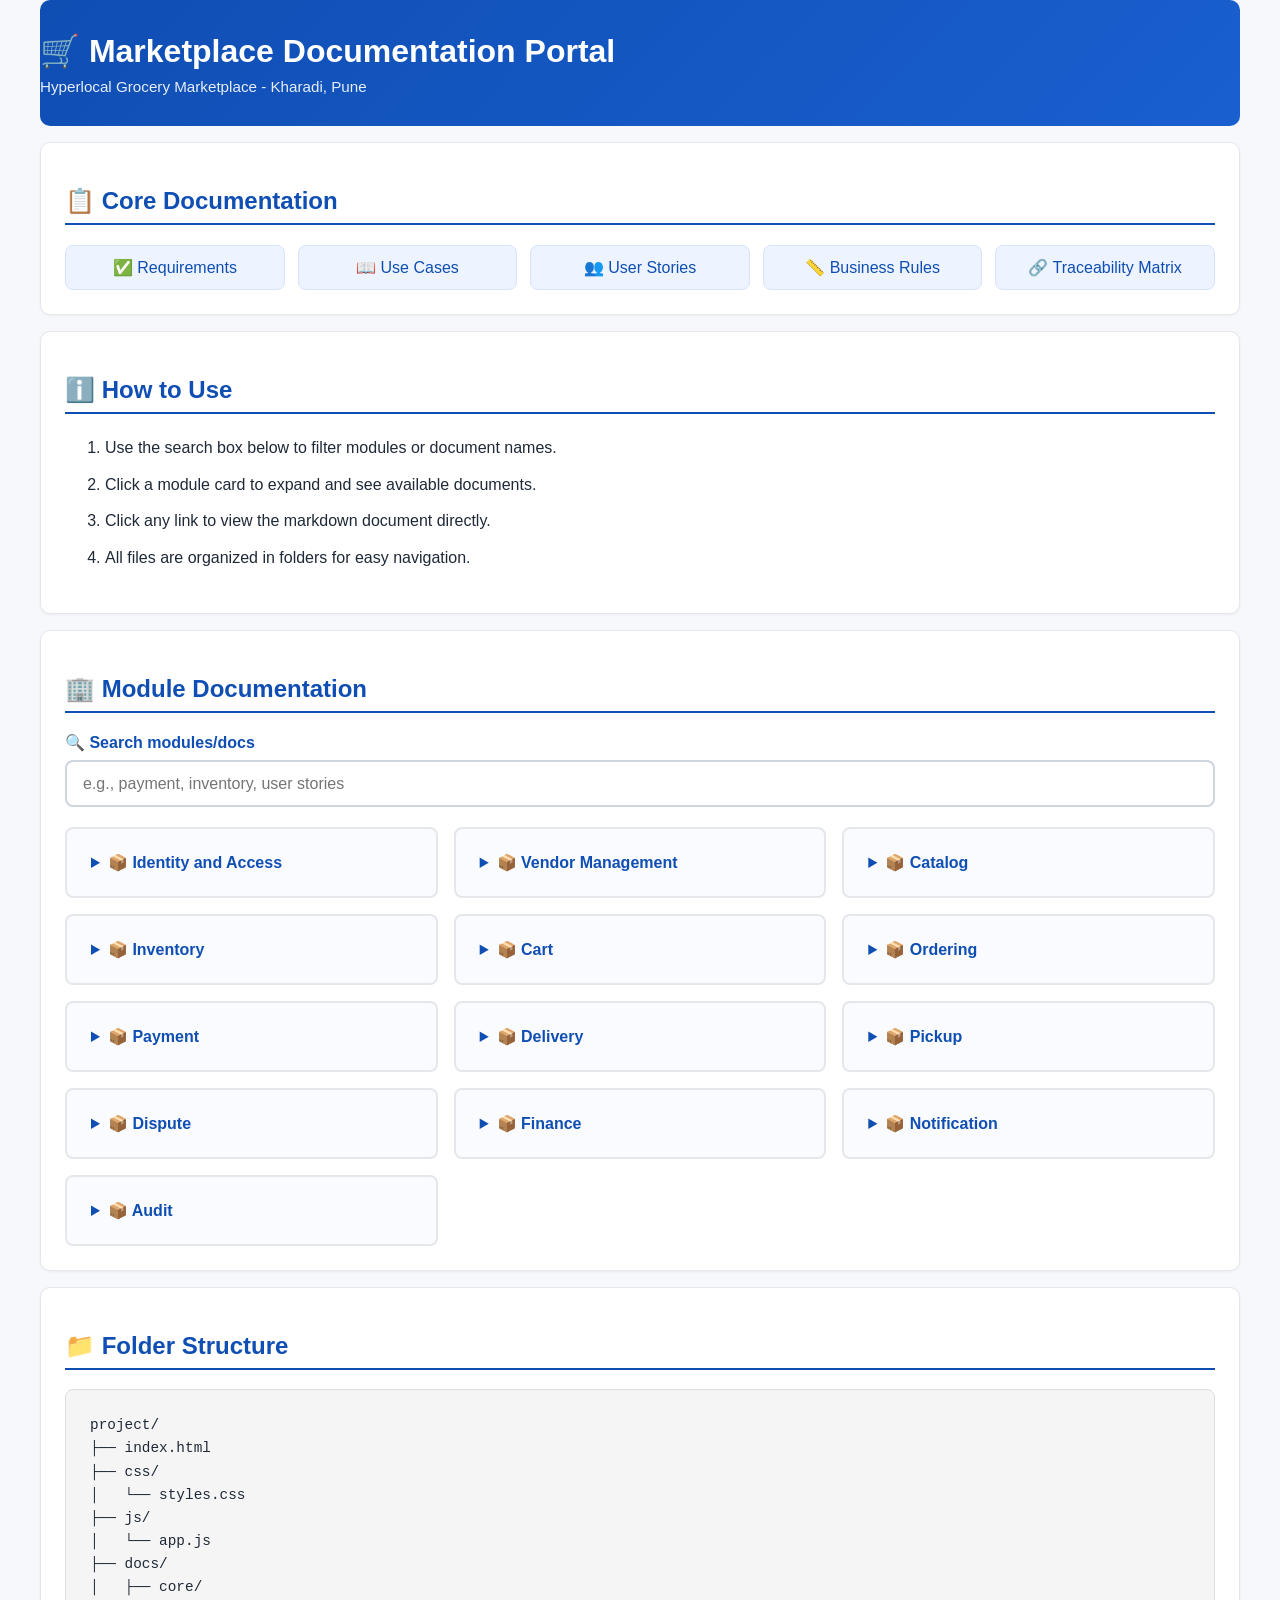
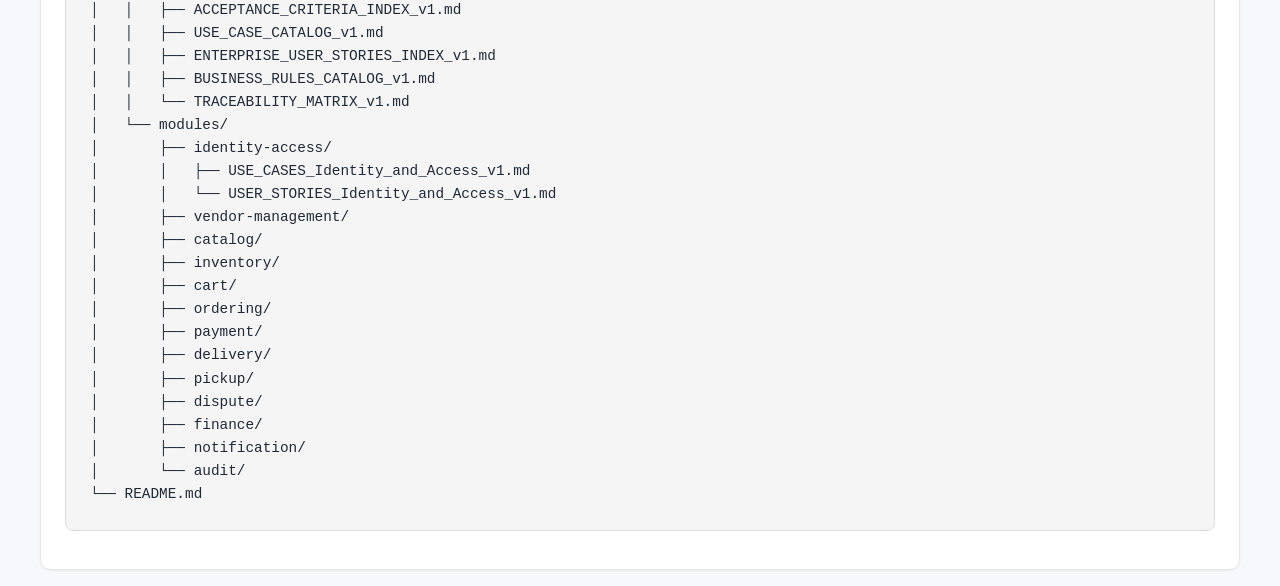
<file: index.html>
<!doctype html>
<html lang="en">
  <head>
    <meta charset="UTF-8" />
    <meta name="viewport" content="width=device-width, initial-scale=1.0" />
    <title>Marketplace Documentation Portal</title>
    <link rel="stylesheet" href="css/styles.css" />
  </head>
  <body>
    <header class="container">
      <h1>🛒 Marketplace Documentation Portal</h1>
      <p class="subtitle">Hyperlocal Grocery Marketplace - Kharadi, Pune</p>
    </header>

    <main class="container">
      <section class="panel">
        <h2>📋 Core Documentation</h2>
        <div class="quick-links">
          <a href="docs/core/ACCEPTANCE_CRITERIA_INDEX_v1.md" target="_blank">✅ Requirements</a>
          <a href="docs/core/USE_CASE_CATALOG_v1.md" target="_blank">📖 Use Cases</a>
          <a href="docs/core/ENTERPRISE_USER_STORIES_INDEX_v1.md" target="_blank">👥 User Stories</a>
          <a href="docs/core/BUSINESS_RULES_CATALOG_v1.md" target="_blank">📏 Business Rules</a>
          <a href="docs/core/TRACEABILITY_MATRIX_v1.md" target="_blank">🔗 Traceability Matrix</a>
        </div>
      </section>

      <section class="panel">
        <h2>ℹ️ How to Use</h2>
        <ol>
          <li>Use the search box below to filter modules or document names.</li>
          <li>Click a module card to expand and see available documents.</li>
          <li>Click any link to view the markdown document directly.</li>
          <li>All files are organized in folders for easy navigation.</li>
        </ol>
      </section>

      <section class="panel">
        <h2>🏢 Module Documentation</h2>
        <label for="searchInput" class="search-label">🔍 Search modules/docs</label>
        <input id="searchInput" type="search" placeholder="e.g., payment, inventory, user stories" />
        <div id="moduleGrid" class="module-grid" aria-live="polite"></div>
      </section>

      <section class="panel">
        <h2>📁 Folder Structure</h2>
        <pre class="folder-tree">project/
├── index.html
├── css/
│   └── styles.css
├── js/
│   └── app.js
├── docs/
│   ├── core/
│   │   ├── ACCEPTANCE_CRITERIA_INDEX_v1.md
│   │   ├── USE_CASE_CATALOG_v1.md
│   │   ├── ENTERPRISE_USER_STORIES_INDEX_v1.md
│   │   ├── BUSINESS_RULES_CATALOG_v1.md
│   │   └── TRACEABILITY_MATRIX_v1.md
│   └── modules/
│       ├── identity-access/
│       │   ├── USE_CASES_Identity_and_Access_v1.md
│       │   └── USER_STORIES_Identity_and_Access_v1.md
│       ├── vendor-management/
│       ├── catalog/
│       ├── inventory/
│       ├── cart/
│       ├── ordering/
│       ├── payment/
│       ├── delivery/
│       ├── pickup/
│       ├── dispute/
│       ├── finance/
│       ├── notification/
│       └── audit/
└── README.md</pre>
      </section>
    </main>

    <script src="js/app.js"></script>
  </body>
</html>
</file>
<file: css/styles.css>
:root {
  color-scheme: light;
  font-family: 'Segoe UI', Tahoma, Geneva, Verdana, sans-serif;
  --primary: #0f4eb3;
  --primary-light: #eef4ff;
  --border: #d6e3ff;
  --bg: #f7f8fb;
  --text: #1f2937;
  --text-muted: #4b5563;
}

* {
  box-sizing: border-box;
}

body {
  margin: 0;
  background: var(--bg);
  color: var(--text);
}

.container {
  width: min(1200px, 94vw);
  margin: 0 auto;
}

header {
  padding: 2rem 0 1rem;
  background: linear-gradient(135deg, #0f4eb3 0%, #1a5fd0 100%);
  color: white;
  border-radius: 10px;
  margin: 1rem 0;
}

h1 {
  margin: 0;
  font-size: 2rem;
}

.subtitle {
  margin-top: 0.5rem;
  opacity: 0.9;
  font-size: 0.95rem;
}

h2 {
  color: var(--primary);
  border-bottom: 2px solid var(--primary);
  padding-bottom: 0.5rem;
}

.panel {
  background: white;
  border: 1px solid #e5e7eb;
  border-radius: 10px;
  padding: 1.5rem;
  margin: 1rem 0;
  box-shadow: 0 1px 3px rgba(0,0,0,0.05);
}

.quick-links {
  display: grid;
  grid-template-columns: repeat(auto-fit, minmax(160px, 1fr));
  gap: 0.8rem;
}

.quick-links a,
.doc-link {
  display: block;
  text-decoration: none;
  color: var(--primary);
  background: var(--primary-light);
  border: 1px solid var(--border);
  border-radius: 8px;
  padding: 0.75rem 1rem;
  font-weight: 500;
  transition: all 0.3s ease;
  text-align: center;
}

.quick-links a:hover,
.doc-link:hover {
  background: var(--border);
  transform: translateY(-2px);
  box-shadow: 0 4px 8px rgba(15, 78, 179, 0.1);
}

.search-label {
  display: block;
  margin-bottom: 0.5rem;
  font-weight: 600;
  color: var(--primary);
}

#searchInput {
  width: 100%;
  padding: 0.8rem 1rem;
  border-radius: 8px;
  border: 2px solid #cdd5df;
  margin-bottom: 1.2rem;
  font-size: 1rem;
  transition: border-color 0.3s ease;
}

#searchInput:focus {
  outline: none;
  border-color: var(--primary);
  box-shadow: 0 0 0 3px rgba(15, 78, 179, 0.1);
}

.module-grid {
  display: grid;
  grid-template-columns: repeat(auto-fill, minmax(280px, 1fr));
  gap: 1rem;
}

.module details {
  border: 2px solid #e5e7eb;
  border-radius: 8px;
  padding: 1rem;
  background: #fafbff;
  transition: all 0.3s ease;
}

.module details:hover {
  border-color: var(--primary);
  box-shadow: 0 4px 12px rgba(15, 78, 179, 0.1);
}

.module details[open] {
  background: white;
  border-color: var(--primary);
}

.module summary {
  cursor: pointer;
  font-weight: 600;
  color: var(--primary);
  padding: 0.5rem;
  user-select: none;
}

.module summary:hover {
  color: #1a5fd0;
}

.module-links {
  margin-top: 1rem;
  display: grid;
  gap: 0.6rem;
}

.empty-state {
  color: var(--text-muted);
  text-align: center;
  padding: 2rem;
}

.folder-tree {
  background: #f5f5f5;
  border: 1px solid #ddd;
  border-radius: 8px;
  padding: 1.5rem;
  overflow-x: auto;
  font-family: 'Courier New', monospace;
  font-size: 0.9rem;
  line-height: 1.6;
}

ol {
  line-height: 1.8;
}

ol li {
  margin-bottom: 0.5rem;
}

@media (max-width: 768px) {
  h1 {
    font-size: 1.5rem;
  }

  .module-grid {
    grid-template-columns: 1fr;
  }

  .quick-links {
    grid-template-columns: repeat(auto-fit, minmax(120px, 1fr));
  }

  .folder-tree {
    font-size: 0.8rem;
  }
}
</file>
